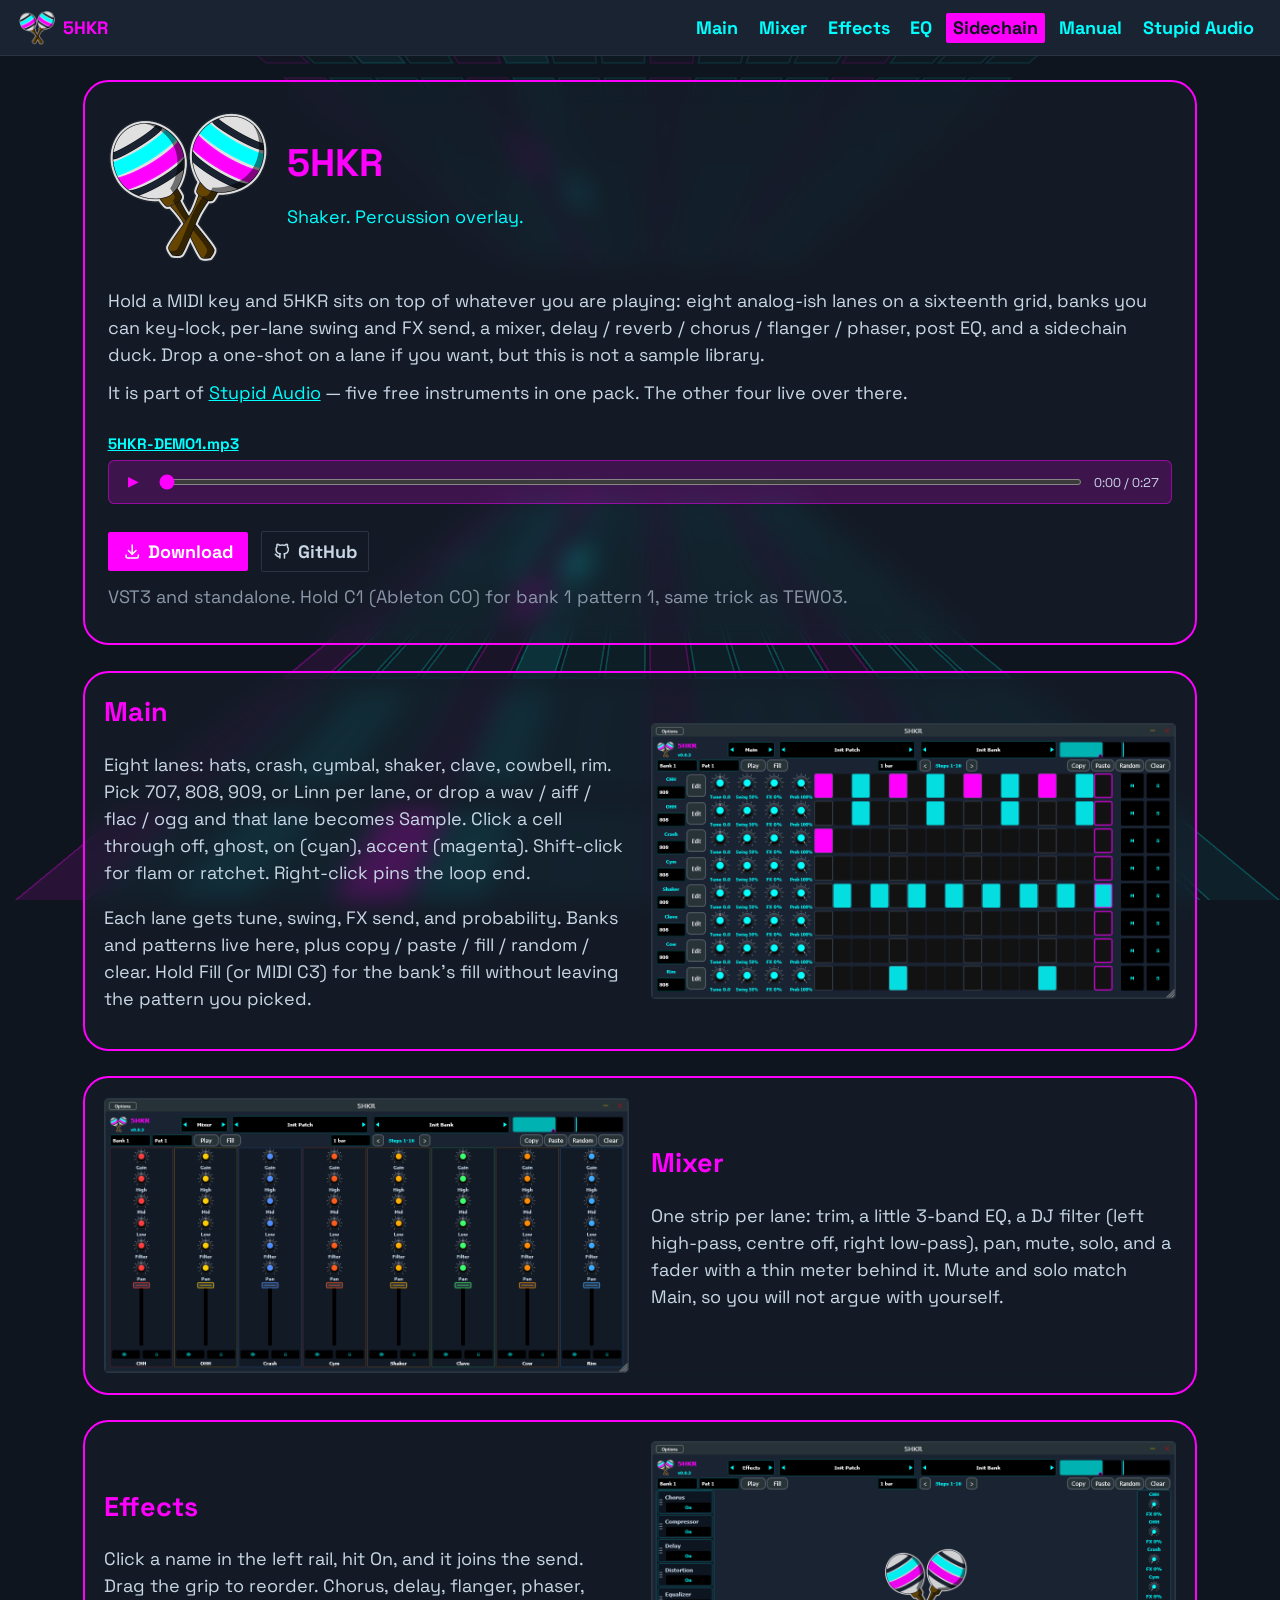
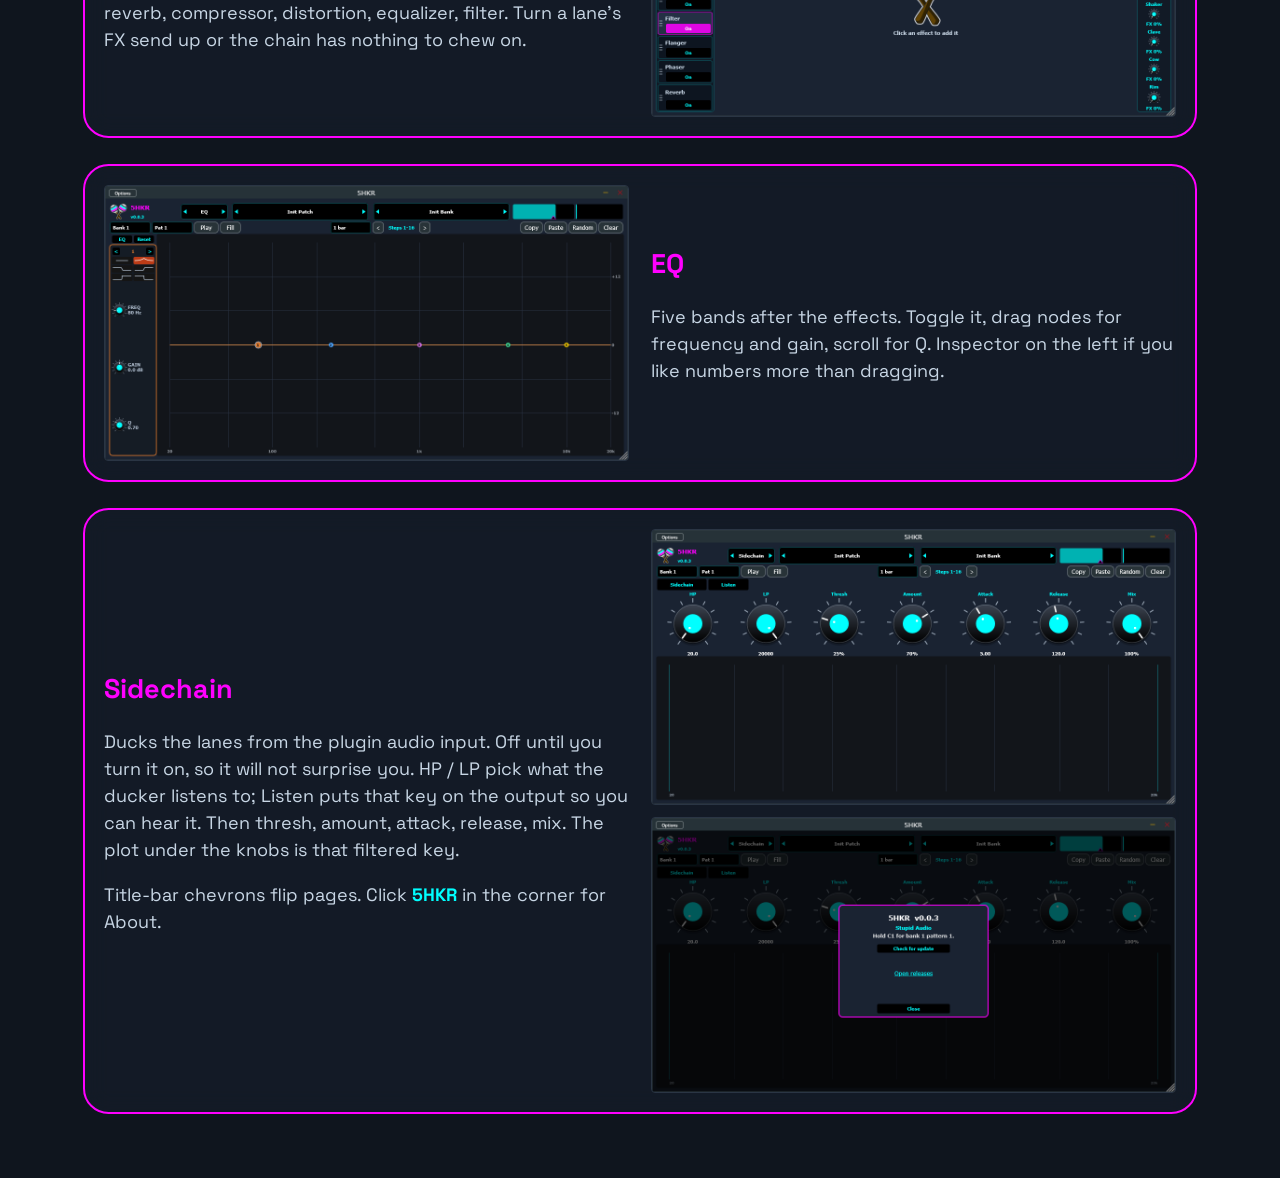
<file: docs/index.html>
<!DOCTYPE html>
<html lang="en">
<head>
  <meta charset="utf-8">
  <meta name="viewport" content="width=device-width, initial-scale=1">
  <title>5HKR — free percussion overlay with eight synth lanes</title>
  <meta name="description" content="Free percussion overlay: eight synth lanes, pattern banks, mixer, FX, EQ, sidechain duck. VST3.">
  <meta property="og:type" content="website">
  <meta property="og:site_name" content="Stupid Audio">
  <meta property="og:title" content="5HKR — free percussion overlay with eight synth lanes">
  <meta property="og:description" content="Free percussion overlay: eight synth lanes, pattern banks, mixer, FX, EQ, sidechain duck. VST3.">
  <meta property="og:url" content="https://iamtew.github.io/5HKR/">
  <meta property="og:image" content="https://iamtew.github.io/5HKR/ogimage-5HKR.png">
  <meta property="og:image:width" content="1200">
  <meta property="og:image:height" content="630">
  <meta name="twitter:card" content="summary_large_image">
  <meta name="twitter:image" content="https://iamtew.github.io/5HKR/ogimage-5HKR.png">
  <link rel="icon" href="logo.png">
  <link rel="stylesheet" href="style.css">
</head>
<body>
  <canvas id="fx" aria-hidden="true"></canvas>
  <header>
    <a class="brand" href="#top"><img src="logo.png" alt="" width="36" height="36">5HKR</a>
    <button type="button" class="nav-toggle" aria-expanded="false" aria-controls="site-nav" aria-label="Menu">
      <svg class="icon" aria-hidden="true"><use href="icons.svg#menu"></use></svg>
    </button>
    <nav id="site-nav">
      <a href="#main">Main</a>
      <a href="#mixer">Mixer</a>
      <a href="#effects">Effects</a>
      <a href="#eq">EQ</a>
      <a href="#sidechain">Sidechain</a>
      <a href="docs.html">Manual</a>
      <a href="https://audio.stupid.systems/">Stupid Audio</a>
    </nav>
  </header>

  <main id="top" class="landing">
    <div class="hero-panel">
      <div class="lead">
        <img class="hero" src="logo.png" alt="5HKR" width="160" height="160">
        <div>
          <h1>5HKR</h1>
          <p class="tag">Shaker. Percussion overlay.</p>
        </div>
      </div>
      <p>Hold a MIDI key and 5HKR sits on top of whatever you are playing: eight analog-ish lanes on a sixteenth grid, banks you can key-lock, per-lane swing and FX send, a mixer, delay / reverb / chorus / flanger / phaser, post EQ, and a sidechain duck. Drop a one-shot on a lane if you want, but this is not a sample library.</p>
      <p>It is part of <a href="https://audio.stupid.systems/">Stupid Audio</a> — five free instruments in one pack. The other four live over there.</p>
      <div class="demos">
        <p class="demo">
          <a href="5HKR-DEMO1.mp3">5HKR-DEMO1.mp3</a>
          <audio controls preload="metadata">
            <source src="5HKR-DEMO1.mp3" type="audio/mpeg">
            Your browser cannot play this demo.
          </audio>
        </p>
      </div>
      <p class="actions">
        <button type="button" class="download" data-dl-open>
          <svg class="icon" aria-hidden="true"><use href="icons.svg#download"></use></svg>
          Download
        </button>
        <a class="repo" href="https://github.com/iamtew/5HKR">
          <svg class="icon" aria-hidden="true"><use href="icons.svg#github"></use></svg>
          GitHub
        </a>
      </p>
      <p class="meta">VST3 and standalone. Hold C1 (Ableton C0) for bank 1 pattern 1, same trick as TEW03.</p>
    </div>

    <section id="main" class="feature">
      <div>
        <h2>Main</h2>
        <p>Eight lanes: hats, crash, cymbal, shaker, clave, cowbell, rim. Pick 707, 808, 909, or Linn per lane, or drop a wav / aiff / flac / ogg and that lane becomes Sample. Click a cell through off, ghost, on (cyan), accent (magenta). Shift-click for flam or ratchet. Right-click pins the loop end.</p>
        <p>Each lane gets tune, swing, FX send, and probability. Banks and patterns live here, plus copy / paste / fill / random / clear. Hold Fill (or MIDI C3) for the bank's fill without leaving the pattern you picked.</p>
      </div>
      <button type="button" class="shot-open" data-shot="main.png" data-shot-alt="5HKR main page: eight lanes and step grid">
        <img class="shot" src="main.png" alt="5HKR main page: eight lanes and step grid">
      </button>
    </section>

    <section id="mixer" class="feature">
      <div>
        <h2>Mixer</h2>
        <p>One strip per lane: trim, a little 3-band EQ, a DJ filter (left high-pass, centre off, right low-pass), pan, mute, solo, and a fader with a thin meter behind it. Mute and solo match Main, so you will not argue with yourself.</p>
      </div>
      <button type="button" class="shot-open" data-shot="mixer.png" data-shot-alt="5HKR mixer page: eight lane strips">
        <img class="shot" src="mixer.png" alt="5HKR mixer page: eight lane strips">
      </button>
    </section>

    <section id="effects" class="feature">
      <div>
        <h2>Effects</h2>
        <p>Click a name in the left rail, hit On, and it joins the send. Drag the grip to reorder. Chorus, delay, flanger, phaser, reverb, compressor, distortion, equalizer, filter. Turn a lane's FX send up or the chain has nothing to chew on.</p>
      </div>
      <button type="button" class="shot-open" data-shot="effects.png" data-shot-alt="5HKR effects page: chorus, delay, flanger, phaser, reverb">
        <img class="shot" src="effects.png" alt="5HKR effects page: chorus, delay, flanger, phaser, reverb">
      </button>
    </section>

    <section id="eq" class="feature">
      <div>
        <h2>EQ</h2>
        <p>Five bands after the effects. Toggle it, drag nodes for frequency and gain, scroll for Q. Inspector on the left if you like numbers more than dragging.</p>
      </div>
      <button type="button" class="shot-open" data-shot="eq.png" data-shot-alt="5HKR five-band EQ page">
        <img class="shot" src="eq.png" alt="5HKR five-band EQ page">
      </button>
    </section>

    <section id="sidechain" class="feature">
      <div>
        <h2>Sidechain</h2>
        <p>Ducks the lanes from the plugin audio input. Off until you turn it on, so it will not surprise you. HP / LP pick what the ducker listens to; Listen puts that key on the output so you can hear it. Then thresh, amount, attack, release, mix. The plot under the knobs is that filtered key.</p>
        <p>Title-bar chevrons flip pages. Click <strong>5HKR</strong> in the corner for About.</p>
      </div>
      <div>
        <button type="button" class="shot-open" data-shot="sidechain.png" data-shot-alt="5HKR sidechain page">
          <img class="shot" src="sidechain.png" alt="5HKR sidechain page">
        </button>
        <button type="button" class="shot-open" data-shot="about.png" data-shot-alt="5HKR about dialog">
          <img class="shot" src="about.png" alt="5HKR about dialog">
        </button>
      </div>
    </section>
  </main>

  <dialog id="dl" class="dl-dialog" aria-labelledby="dl-title">
    <button type="button" class="dl-close" data-dl-close aria-label="Close">
      <svg class="icon" aria-hidden="true"><use href="icons.svg#close"></use></svg>
    </button>
    <h2 id="dl-title">Download 5HKR</h2>
    <div class="dl-kind">
      <p>The Windows installer is the easy path. It can put the VST3, the standalone app, or both on the machine, and it adds a Start menu shortcut for the app.</p>
      <div class="dl-row" data-kind="installer" hidden>
        <a class="download os" data-os="win" hidden>
          <svg class="icon" aria-hidden="true"><use href="icons.svg#windows"></use></svg>
          Windows installer
        </a>
      </div>
    </div>
    <div class="dl-kind">
      <p>The VST3 zip is just the plugin. Drop it where your DAW looks for VST3s. Mac builds are ad-hoc signed, so Gatekeeper will sulk until you right-click Open the first time.</p>
      <div class="dl-row" data-kind="vst3" hidden>
        <a class="download os" data-os="win" hidden>
          <svg class="icon" aria-hidden="true"><use href="icons.svg#windows"></use></svg>
          Windows
        </a>
        <a class="download os" data-os="linux" hidden>
          <svg class="icon tux" aria-hidden="true"><use href="icons.svg#linux"></use></svg>
          Linux
        </a>
        <a class="download os" data-os="mac" hidden>
          <svg class="icon" aria-hidden="true"><use href="icons.svg#apple"></use></svg>
          macOS
        </a>
      </div>
    </div>
    <div class="dl-kind">
      <p>The standalone zip is the app, no DAW required. Same Gatekeeper story on Mac. Linux wants the usual system ALSA, FreeType, fontconfig, and X11 libraries.</p>
      <div class="dl-row" data-kind="standalone" hidden>
        <a class="download os" data-os="win" hidden>
          <svg class="icon" aria-hidden="true"><use href="icons.svg#windows"></use></svg>
          Windows
        </a>
        <a class="download os" data-os="linux" hidden>
          <svg class="icon tux" aria-hidden="true"><use href="icons.svg#linux"></use></svg>
          Linux
        </a>
        <a class="download os" data-os="mac" hidden>
          <svg class="icon" aria-hidden="true"><use href="icons.svg#apple"></use></svg>
          macOS
        </a>
      </div>
    </div>
    <img class="dl-logo" src="logo.png" alt="" width="192" height="192">
  </dialog>

  <dialog id="shot" class="shot-dialog">
    <button type="button" class="dl-close" data-shot-close aria-label="Close">
      <svg class="icon" aria-hidden="true"><use href="icons.svg#close"></use></svg>
    </button>
    <img id="shot-full" alt="">
  </dialog>

  <script src="icons.js"></script>
  <script type="module" src="fx.js"></script>
  <script src="site.js"></script>
</body>
</html>
</file>
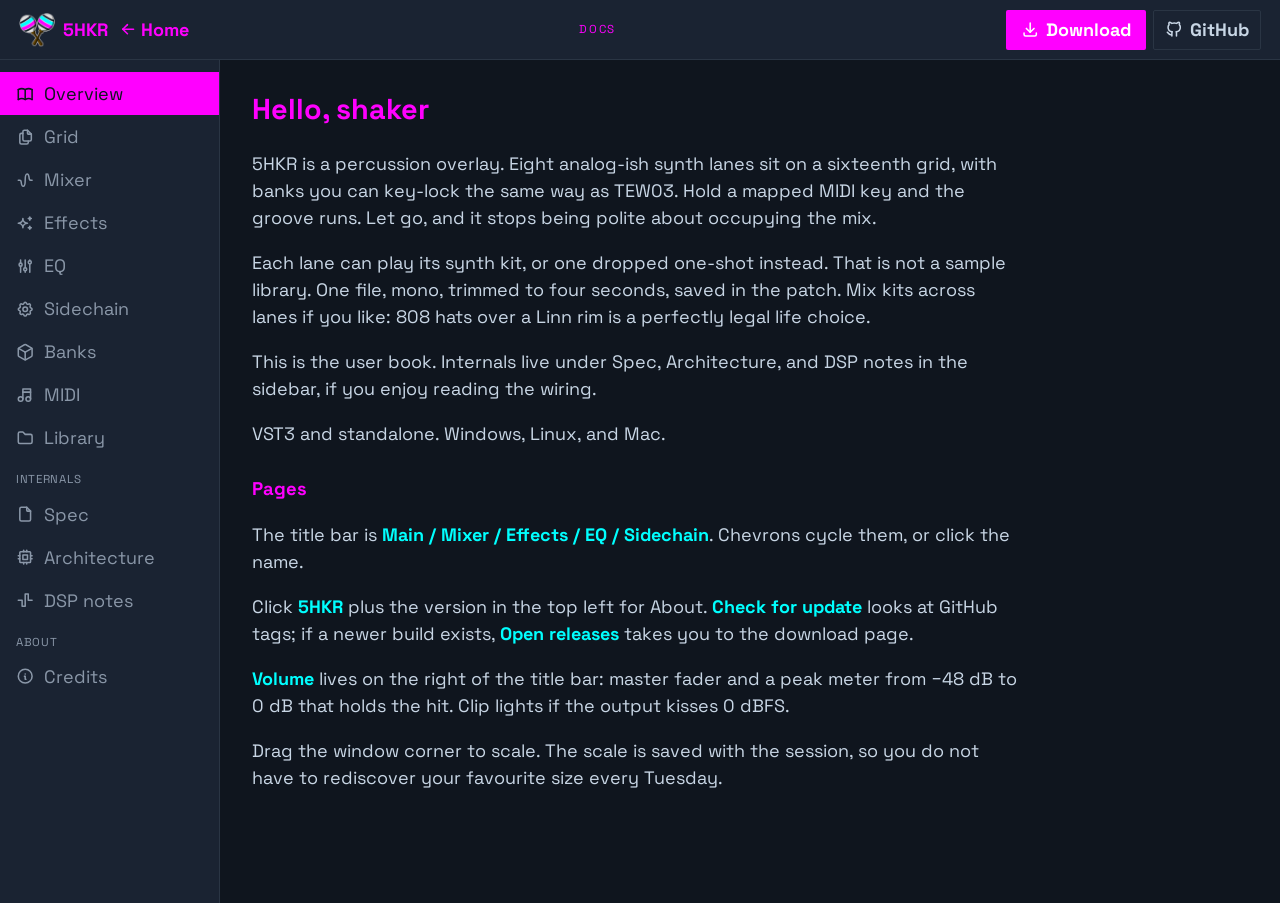
<file: docs/docs.html>
<!DOCTYPE html>
<html lang="en">
<head>
  <meta charset="utf-8">
  <meta name="viewport" content="width=device-width, initial-scale=1">
  <title>5HKR manual — play the free percussion overlay</title>
  <meta name="description" content="How to play 5HKR, the free percussion overlay with eight lanes and a sidechain duck.">
  <meta property="og:type" content="website">
  <meta property="og:site_name" content="Stupid Audio">
  <meta property="og:title" content="5HKR manual — play the free percussion overlay">
  <meta property="og:description" content="How to play 5HKR, the free percussion overlay with eight lanes and a sidechain duck.">
  <meta property="og:url" content="https://iamtew.github.io/5HKR/docs.html">
  <meta property="og:image" content="https://iamtew.github.io/5HKR/ogimage-5HKR.png">
  <meta property="og:image:width" content="1200">
  <meta property="og:image:height" content="630">
  <meta name="twitter:card" content="summary_large_image">
  <meta name="twitter:image" content="https://iamtew.github.io/5HKR/ogimage-5HKR.png">
  <link rel="icon" href="logo.png">
  <link rel="stylesheet" href="style.css">
</head>
<body>
  <header class="topbar">
    <a class="brand" href="index.html">
      <img src="logo.png" alt="" width="36" height="36">
      <span>5HKR</span>
      <span class="brand-home">
        <svg class="icon" aria-hidden="true"><use href="icons.svg#arrow-left"></use></svg>
        Home
      </span>
    </a>
    <span class="topbar-label">Docs</span>
    <button type="button" class="nav-toggle" aria-expanded="false" aria-controls="site-nav" aria-label="Menu">
      <svg class="icon" aria-hidden="true"><use href="icons.svg#menu"></use></svg>
    </button>
    <nav id="site-nav">
      <button type="button" class="download" data-dl-open>
        <svg class="icon" aria-hidden="true"><use href="icons.svg#download"></use></svg>
        Download
      </button>
      <a class="repo" href="https://github.com/iamtew/5HKR">
        <svg class="icon" aria-hidden="true"><use href="icons.svg#github"></use></svg>
        GitHub
      </a>
    </nav>
  </header>
  <div class="shell">
    <nav id="nav" class="nav" aria-label="Documentation"></nav>
    <main id="doc" class="doc">
      <p class="muted">Loading…</p>
    </main>
  </div>

  <dialog id="dl" class="dl-dialog" aria-labelledby="dl-title">
    <button type="button" class="dl-close" data-dl-close aria-label="Close">
      <svg class="icon" aria-hidden="true"><use href="icons.svg#close"></use></svg>
    </button>
    <h2 id="dl-title">Download 5HKR</h2>
    <div class="dl-kind">
      <p>The Windows installer is the easy path. It can put the VST3, the standalone app, or both on the machine, and it adds a Start menu shortcut for the app.</p>
      <div class="dl-row" data-kind="installer" hidden>
        <a class="download os" data-os="win" hidden>
          <svg class="icon" aria-hidden="true"><use href="icons.svg#windows"></use></svg>
          Windows installer
        </a>
      </div>
    </div>
    <div class="dl-kind">
      <p>The VST3 zip is just the plugin. Drop it where your DAW looks for VST3s. Mac builds are ad-hoc signed, so Gatekeeper will sulk until you right-click Open the first time.</p>
      <div class="dl-row" data-kind="vst3" hidden>
        <a class="download os" data-os="win" hidden>
          <svg class="icon" aria-hidden="true"><use href="icons.svg#windows"></use></svg>
          Windows
        </a>
        <a class="download os" data-os="linux" hidden>
          <svg class="icon tux" aria-hidden="true"><use href="icons.svg#linux"></use></svg>
          Linux
        </a>
        <a class="download os" data-os="mac" hidden>
          <svg class="icon" aria-hidden="true"><use href="icons.svg#apple"></use></svg>
          macOS
        </a>
      </div>
    </div>
    <div class="dl-kind">
      <p>The standalone zip is the app, no DAW required. Same Gatekeeper story on Mac. Linux wants the usual system ALSA, FreeType, fontconfig, and X11 libraries.</p>
      <div class="dl-row" data-kind="standalone" hidden>
        <a class="download os" data-os="win" hidden>
          <svg class="icon" aria-hidden="true"><use href="icons.svg#windows"></use></svg>
          Windows
        </a>
        <a class="download os" data-os="linux" hidden>
          <svg class="icon tux" aria-hidden="true"><use href="icons.svg#linux"></use></svg>
          Linux
        </a>
        <a class="download os" data-os="mac" hidden>
          <svg class="icon" aria-hidden="true"><use href="icons.svg#apple"></use></svg>
          macOS
        </a>
      </div>
    </div>
    <img class="dl-logo" src="logo.png" alt="" width="192" height="192">
  </dialog>

  <script src="icons.js"></script>
  <script src="vendor/marked.min.js"></script>
  <script src="docs.js"></script>
  <script src="site.js"></script>
</body>
</html>
</file>
<file: docs/style.css>
@font-face {
  font-family: "Space Grotesk";
  src: url("vendor/fonts/SpaceGrotesk-latin-wght.woff2") format("woff2");
  font-weight: 300 700;
  font-style: normal;
  font-display: swap;
}

:root {
  --ink: #0f151e;
  --knob: #1a2332;
  --lane: #2a3544;
  --background: #0f151e;
  --magenta: #ff00ff;
  --accent: var(--magenta);
  --cyan: #00ffff;
  --metal: #c8d6e5;
  --muted: #8a97a8;
  --white: #ffffff;
}

* { box-sizing: border-box; }

body {
  margin: 0;
  background: var(--background);
  color: var(--metal);
  font: 18px/1.5 "Space Grotesk", sans-serif;
}

#fx {
  position: fixed;
  inset: 0;
  overflow: hidden;
  pointer-events: none;
  z-index: 0;
}

/* ?fx preview: the canvas is the whole page. */
body.fx-only { overflow: hidden; cursor: none; }
body.fx-only > :not(#fx) { display: none; }

a { color: var(--cyan); }
a:hover { color: var(--magenta); }

.icon {
  width: 1.15rem;
  height: 1.15rem;
  flex: 0 0 auto;
  display: block;
  fill: none;
  stroke: currentColor;
  stroke-width: 2;
  pointer-events: none;
}

/* Filled Tux. The stroke rule above would erase it. */
.icon.tux {
  width: 1.45rem;
  height: 1.45rem;
  fill: currentColor;
  stroke: none;
}

header {
  position: sticky;
  top: 0;
  z-index: 2;
  display: flex;
  align-items: center;
  justify-content: space-between;
  gap: 1rem;
  padding: 0.6rem 1.2rem;
  background: var(--knob);
  border-bottom: 1px solid var(--lane);
}

.brand {
  display: flex;
  align-items: center;
  gap: 0.5rem;
  color: var(--magenta);
  font-weight: 700;
  text-decoration: none;
}

.brand img { width: 36px; height: 36px; display: block; }

.nav-toggle {
  display: none;
  margin-left: auto;
  background: none;
  border: 1px solid var(--lane);
  color: var(--magenta);
  padding: 0.35rem;
  border-radius: 2px;
  cursor: pointer;
}

header nav {
  display: flex;
  flex-wrap: wrap;
  align-items: center;
  gap: 0.4rem;
  justify-content: flex-end;
}

header nav a {
  color: var(--cyan);
  font-weight: 700;
  text-decoration: none;
  padding: 0.1rem 0.45rem;
  border-radius: 2px;
}

header nav a.on,
header nav a[aria-current="page"] {
  color: var(--ink);
  background: var(--magenta);
}

.topbar-label {
  color: var(--magenta);
  letter-spacing: 0.16em;
  text-transform: uppercase;
  font-size: 0.72rem;
}

.topbar .download { margin-left: auto; }

.repo {
  display: inline-flex;
  align-items: center;
  gap: 0.4rem;
  color: var(--metal);
  text-decoration: none;
  padding: 0.35rem 0.7rem;
  border: 1px solid var(--lane);
  border-radius: 2px;
  font-weight: 700;
}

.repo:hover { color: var(--magenta); border-color: var(--magenta); }

main.landing {
  position: relative;
  z-index: 1;
  max-width: 72rem;
  margin: 0 auto;
  padding: 1.5rem 1.2rem 4rem;
}

.hero-panel,
.feature {
  background: rgba(26, 35, 50, 0.4);
  border: 2px solid var(--magenta);
  border-radius: 1.6rem;
  backdrop-filter: blur(12px);
  -webkit-backdrop-filter: blur(12px);
}

.hero-panel {
  padding: 1.6rem 1.4rem 1.4rem;
}

.lead {
  display: flex;
  align-items: center;
  gap: 1.2rem;
  margin-bottom: 1.2rem;
}

.hero { display: block; flex-shrink: 0; width: 160px; height: 160px; }

h1, h2 { color: var(--magenta); margin: 0 0 0.4rem; }

h1 { font-size: 2.4rem; }

.tag { margin: 0.2rem 0 0; color: var(--cyan); }

.hero-panel p { margin: 0.7rem 0; }

.demos {
  display: flex;
  flex-wrap: wrap;
  gap: 1rem;
  margin: 1rem 0;
}

.demo { margin: 0; flex: 1 1 16rem; position: relative; }
.demo a { display: block; font-size: 0.95rem; margin-bottom: 0.25rem; font-weight: 700; }

.demo audio {
  width: 100%;
  display: block;
  height: 2.75rem;
  border-radius: 0.4rem;
  border: 1px solid color-mix(in srgb, var(--accent) 45%, transparent);
  background: color-mix(in srgb, var(--accent) 18%, transparent);
  color-scheme: dark;
  accent-color: var(--accent);
  overflow: hidden;
}

/* Chromium paints a pill enclosure inside <audio>; flatten it so one radius shows. */
.demo audio::-webkit-media-controls,
.demo audio::-webkit-media-controls-enclosure,
.demo audio::-webkit-media-controls-panel {
  width: 100%;
  max-width: none;
  height: 100%;
  border-radius: 0;
  background: transparent;
}

.demo audio::-webkit-media-controls-timeline {
  accent-color: var(--accent);
  background-color: color-mix(in srgb, var(--accent) 22%, #000);
  border-radius: 2px;
}

.demo audio::-moz-range-progress {
  background-color: var(--accent);
}

.demo audio.skinned {
  position: absolute;
  width: 1px;
  height: 1px;
  overflow: hidden;
  clip: rect(0 0 0 0);
}

.player {
  display: flex;
  align-items: center;
  gap: 0.65rem;
  height: 2.75rem;
  padding: 0 0.75rem;
  border-radius: 0.4rem;
  border: 1px solid color-mix(in srgb, var(--accent) 45%, transparent);
  background: color-mix(in srgb, var(--accent) 18%, transparent);
}

.player button {
  flex: 0 0 auto;
  width: 1.6rem;
  height: 1.6rem;
  padding: 0;
  border: 0;
  background: none;
  color: var(--accent);
  font-size: 0.85rem;
  line-height: 1;
  cursor: pointer;
}

.player button:focus-visible {
  outline: 2px solid currentColor;
  outline-offset: 2px;
}

.player input[type="range"] {
  flex: 1;
  min-width: 0;
  height: 0.4rem;
  accent-color: var(--accent);
  background: transparent;
}

.player-time {
  flex: 0 0 auto;
  min-width: 7.5ch;
  color: inherit;
  font-size: 0.8rem;
  font-variant-numeric: tabular-nums;
  text-align: right;
}

.actions {
  display: flex;
  flex-wrap: wrap;
  align-items: center;
  gap: 0.8rem;
  margin: 1rem 0 0.4rem;
}

.download {
  display: inline-flex;
  align-items: center;
  gap: 0.4rem;
  background: var(--magenta);
  color: var(--white);
  font: inherit;
  font-weight: 700;
  text-decoration: none;
  padding: 0.4rem 0.95rem;
  border: 0;
  border-radius: 2px;
  cursor: pointer;
}

.download:hover { background: var(--cyan); color: var(--ink); }

.meta { color: var(--muted); margin: 0; }

.feature {
  display: grid;
  grid-template-columns: 1fr 1fr;
  gap: 1.4rem;
  align-items: center;
  margin-top: 1.6rem;
  padding: 1.2rem;
}

.feature:nth-of-type(even) { direction: rtl; }
.feature:nth-of-type(even) > * { direction: ltr; }

.shot-open {
  display: block;
  width: 100%;
  padding: 0;
  border: 0;
  background: none;
  cursor: zoom-in;
}

.shot-open + .shot-open { margin-top: 0.8rem; }

.shot {
  display: block;
  width: 100%;
  border-radius: 4px;
  border: 1px solid var(--lane);
}

.shot-dialog {
  position: fixed;
  padding: 0;
  border: 0;
  background: transparent;
  max-width: calc(100vw - 3rem);
  max-height: calc(100vh - 3rem);
}

.shot-dialog[open] { animation: dl-in 0.22s ease; }

.shot-dialog::backdrop {
  background: rgba(0, 0, 0, 0.55);
  backdrop-filter: blur(8px);
  -webkit-backdrop-filter: blur(8px);
}

.shot-dialog img {
  display: block;
  max-width: calc(100vw - 3rem);
  max-height: calc(100vh - 3rem);
  border-radius: 4px;
}

.brand-home {
  display: inline-flex;
  align-items: center;
  gap: 0.25rem;
  margin-left: 0.15rem;
  font-weight: 700;
}

strong { color: var(--cyan); }

.dl-dialog {
  width: min(32rem, calc(100vw - 2rem));
  max-height: calc(100vh - 2rem);
  overflow: auto;
  padding: 1.4rem 1.3rem 1.2rem;
  border: 2px solid var(--magenta);
  border-radius: 4px;
  background: var(--knob);
  color: var(--metal);
  color-scheme: dark;
}

.dl-dialog[open] {
  animation: dl-in 0.22s ease;
}

@keyframes dl-in {
  from { transform: translateY(10px) scale(0.98); }
  to { transform: none; }
}

.dl-dialog::backdrop {
  background: rgba(0, 0, 0, 0.55);
  backdrop-filter: blur(8px);
  -webkit-backdrop-filter: blur(8px);
}

.dl-close {
  position: absolute;
  top: 0.6rem;
  right: 0.6rem;
  z-index: 1;
  display: grid;
  place-items: center;
  width: 2.25rem;
  height: 2.25rem;
  padding: 0;
  background: var(--ink);
  border: 2px solid var(--magenta);
  border-radius: 4px;
  color: var(--magenta);
  cursor: pointer;
}

.dl-close .icon {
  width: 1.35rem;
  height: 1.35rem;
}

.dl-close:hover { background: var(--lane); }

.shot-dialog .dl-close {
  position: fixed;
  top: 1rem;
  right: 1rem;
}

.dl-dialog { position: fixed; }
.dl-dialog h2 { padding-right: 2rem; }

.dl-kind { margin: 1rem 0; }
.dl-kind p { margin: 0 0 0.5rem; font-size: 0.95rem; }

.dl-row {
  display: flex;
  flex-wrap: wrap;
  gap: 0.4rem;
}

.dl-logo {
  display: block;
  width: 192px;
  height: auto;
  margin: 1.2rem auto 0;
}

.shell {
  position: relative;
  z-index: 1;
  display: grid;
  grid-template-columns: 220px 1fr;
  min-height: calc(100vh - 57px);
}

.nav {
  padding: 12px 0;
  background: var(--knob);
  border-right: 1px solid var(--lane);
}

.nav-group {
  margin: 12px 16px 4px;
  font-size: 0.72rem;
  letter-spacing: 0.06em;
  text-transform: uppercase;
  color: var(--muted);
}

.nav a {
  display: flex;
  align-items: center;
  gap: 10px;
  padding: 8px 16px;
  color: var(--muted);
  text-decoration: none;
}

.nav a[aria-current="page"] {
  color: var(--ink);
  background: var(--magenta);
}

.doc {
  padding: 28px 32px 80px;
  max-width: 52rem;
}

.doc h1 { margin-top: 0; font-size: 1.8rem; color: var(--magenta); }
.doc h2 { margin-top: 1.8rem; font-size: 1.15rem; color: var(--magenta); }
.doc h3 { color: var(--magenta); }
.doc p, .doc li { line-height: 1.5; }
.doc ul, .doc ol { padding-left: 1.25rem; }
.doc code {
  font-family: ui-monospace, Consolas, monospace;
  font-size: 0.92em;
  background: var(--lane);
  padding: 0 4px;
  border-radius: 2px;
}
.doc pre {
  background: var(--lane);
  border: 1px solid var(--lane);
  padding: 12px 14px;
  overflow: auto;
}
.doc table {
  width: 100%;
  border-collapse: collapse;
  margin: 1rem 0;
  font-size: 0.92rem;
}
.doc th, .doc td {
  border: 1px solid var(--lane);
  padding: 6px 8px;
  text-align: left;
  vertical-align: top;
}
.doc th { background: var(--knob); }
.doc img { max-width: 100%; height: auto; border-radius: 4px; }

.muted { color: var(--muted); }

@media (max-width: 900px) {
  .feature,
  .feature:nth-of-type(even) {
    grid-template-columns: 1fr;
    direction: ltr;
  }
}

@media (max-width: 800px) {
  .nav-toggle { display: flex; }
  header { flex-wrap: wrap; }
  header nav {
    display: none;
    flex-basis: 100%;
    flex-direction: column;
    align-items: stretch;
  }
  header.nav-open nav { display: flex; }
  .shell { grid-template-columns: 1fr; }
  .nav {
    display: flex;
    flex-wrap: wrap;
    gap: 0;
    border-right: 0;
    border-bottom: 1px solid var(--lane);
  }
  .nav a { padding: 8px 12px; }
  .nav-group { flex-basis: 100%; margin: 8px 12px 0; }
  .doc { padding: 20px 16px 64px; }
  .hero { width: 112px; height: 112px; }
  h1 { font-size: 1.8rem; }
}
</file>
